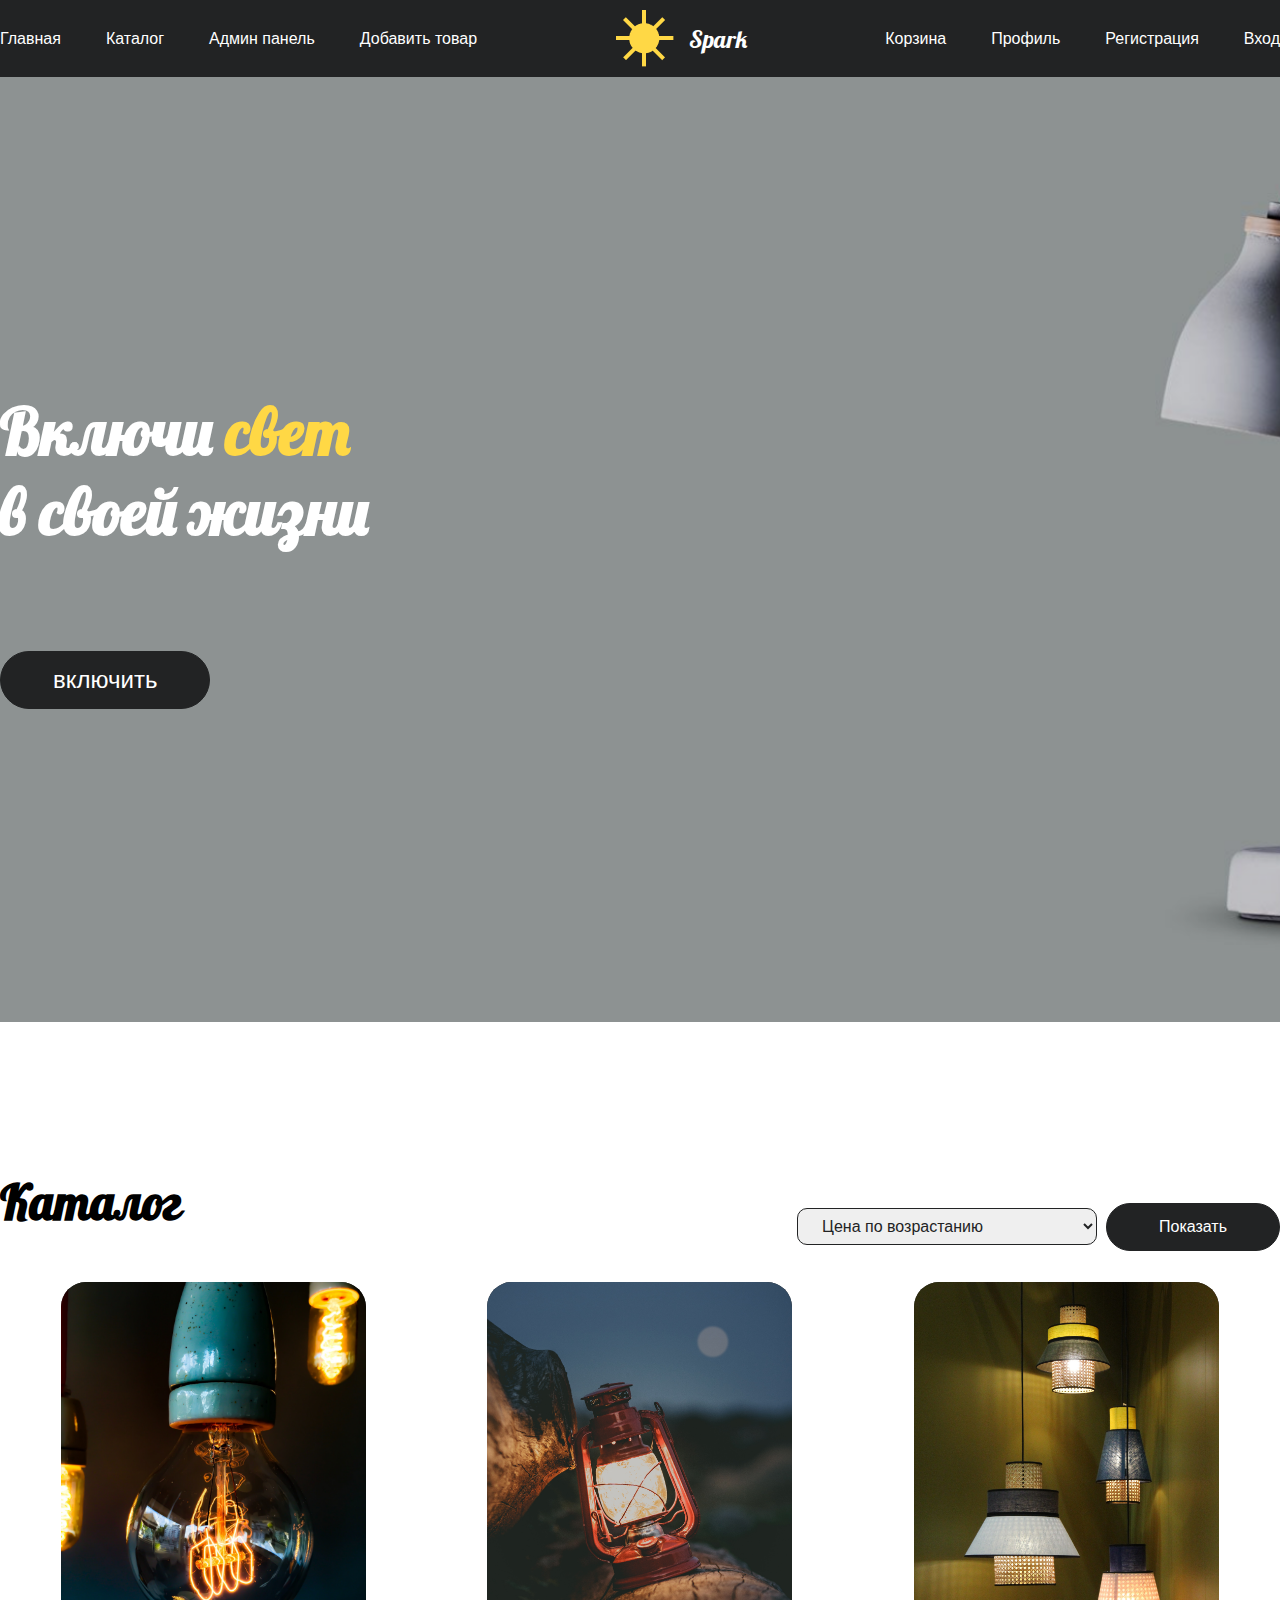
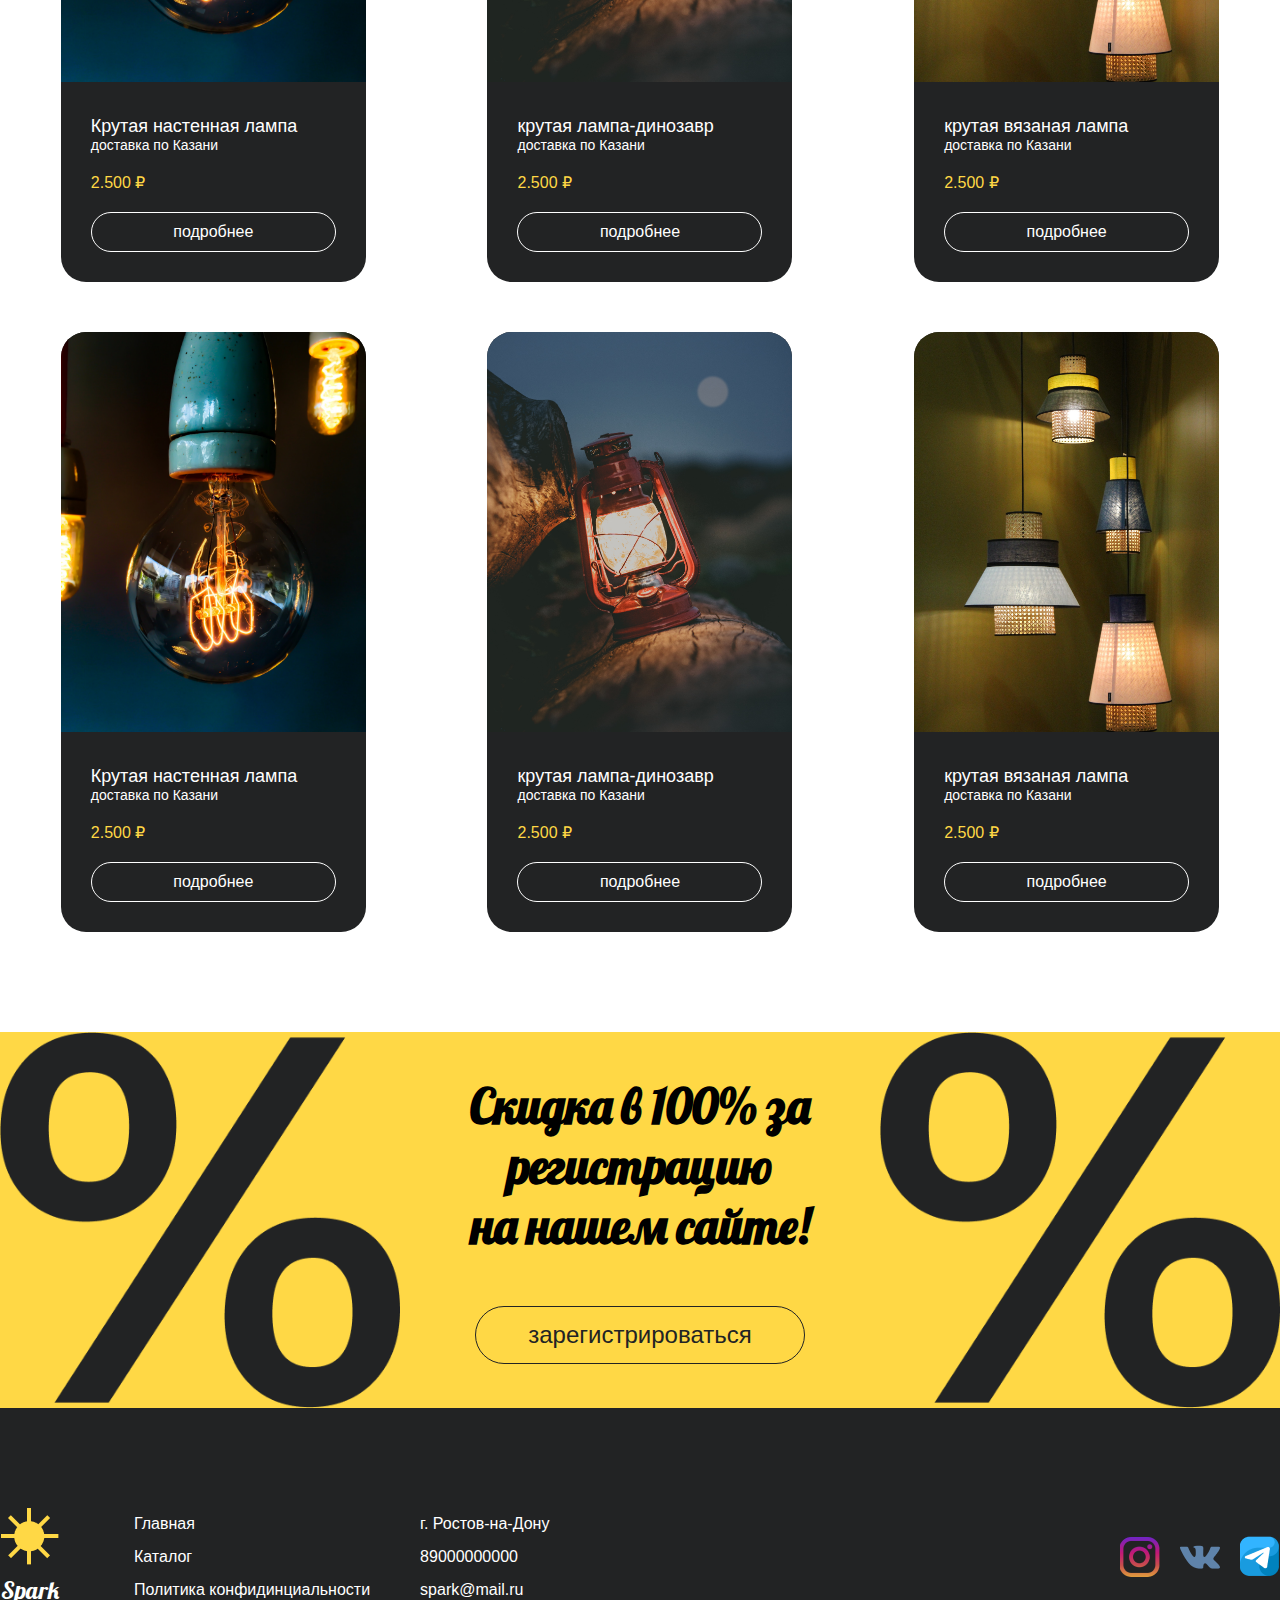
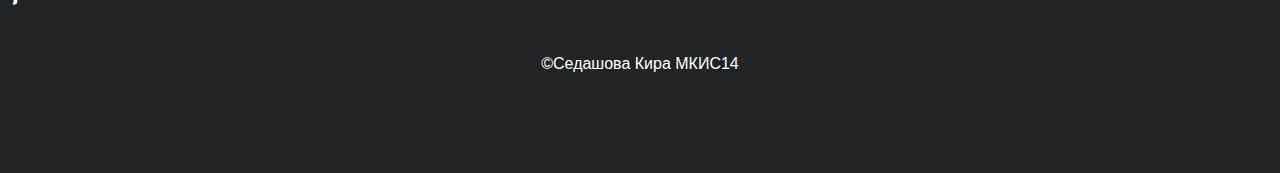
<file: index.html>
<!DOCTYPE html>
<html lang="en">
  <head>
    <meta charset="UTF-8" />
    <meta http-equiv="X-UA-Compatible" content="IE=edge" />
    <meta name="viewport" content="width=device-width, initial-scale=1.0" />
    <link rel="stylesheet" href="css/style.css" />
    <script src="assets/js/app.js" defer></script>

    <title>Spark</title>
  </head>

  <body>
    <!-- шапка -->
    <header>
      <div class="container">
        <div class="header">
          <nav>
            <a class="nav-btn" href="index.html">Главная</a>
            <a class="nav-btn" href="index.html#catalog">Каталог</a>
            <a class="nav-btn" href="admin.html">Админ панель</a>
            <a class="nav-btn" href="add.html">Добавить товар</a>
          </nav>
          <div class="logo">
            <img src="assets/image/header/logo.png" alt="" />
            <p>Spark</p>
          </div>
          <div class="signup">
            <a class="nav-btn" href="cart.html">Корзина</a>
            <a class="nav-btn" href="profile.html">Профиль</a>
            <a class="nav-btn" href="registration.html">Регистрация</a>
            <a class="nav-btn" href="login.html">Вход</a>
          </div>
        </div>
      </div>
    </header>
    <!-- шапка -->
    <!-- банер -->
    <div class="baner">
      <div class="container">
        <div class="baner-content">
          <h1>
            Включи <span>свет</span> <br />
            в своей жизни
          </h1>
          <a href="" class="btn">включить</a>
        </div>
      </div>
    </div>
    <!-- банер -->
    <!-- каталог -->
    <div class="container">
      <div class="catalog" id="catalog">
        <form action="" class="users-search">
          <h2>Каталог</h2>
          <div class="form-group">
            <select>
              <option value="">Цена по возрастанию</option>
              <option value="">Цена по убыванию</option>
              <option value="">Название А-Я</option>
              <option value="">Название Я-А</option>
            </select>
            <button class="btn">Показать</button>
          </div>
        </form>
        <div class="catalog-grid">
          <div class="item">
            <img src="assets/image/items/item1.png" alt="" />
            <div class="item-text">
              <p>Крутая настенная лампа</p>
              <span>доставка по Казани</span>
              <div class="price">2.500 ₽</div>
              <a href="item.html" class="btn">подробнее</a>
            </div>
          </div>
          <div class="item">
            <img src="assets/image/items/item2.png" alt="" />
            <div class="item-text">
              <p>крутая лампа-динозавр</p>
              <span>доставка по Казани</span>
              <div class="price">2.500 ₽</div>
              <a href="item.html" class="btn">подробнее</a>
            </div>
          </div>
          <div class="item">
            <img src="assets/image/items/item3.png" alt="" />
            <div class="item-text">
              <p>крутая вязаная лампа</p>
              <span>доставка по Казани</span>
              <div class="price">2.500 ₽</div>
              <a href="item.html" class="btn">подробнее</a>
            </div>
          </div>
          <div class="item">
            <img src="assets/image/items/item1.png" alt="" />
            <div class="item-text">
              <p>Крутая настенная лампа</p>
              <span>доставка по Казани</span>
              <div class="price">2.500 ₽</div>
              <a href="item.html" class="btn">подробнее</a>
            </div>
          </div>
          <div class="item">
            <img src="assets/image/items/item2.png" alt="" />
            <div class="item-text">
              <p>крутая лампа-динозавр</p>
              <span>доставка по Казани</span>
              <div class="price">2.500 ₽</div>
              <a href="item.html" class="btn">подробнее</a>
            </div>
          </div>
          <div class="item">
            <img src="assets/image/items/item3.png" alt="" />
            <div class="item-text">
              <p>крутая вязаная лампа</p>
              <span>доставка по Казани</span>
              <div class="price">2.500 ₽</div>
              <a href="item.html" class="btn">подробнее</a>
            </div>
          </div>
        </div>
      </div>
    </div>
    <!-- каталог -->
    <!-- скидка -->
    <div class="discount">
      <div class="container">
        <div class="discount-content">
          <img src="assets/image/discount/discount.png" alt="" />
          <div class="discount-text">
            <h2>
              Скидка в 100% за регистрацию <br />
              на нашем сайте!
            </h2>
            <a href="registration.html" class="btn">зарегистрироваться</a>
          </div>
          <img src="assets/image/discount/discount.png" alt="" />
        </div>
      </div>
    </div>
    <!-- скидка -->
    <!-- подвал -->
    <footer>
      <div class="container">
        <div class="footer">
          <div class="footer-top">
            <div class="footer-top-left">
              <div class="logo">
                <img src="assets/image/header/logo.png" alt="" />
                <p>Spark</p>
              </div>
              <nav>
                <a class="nav-btn" href="">Главная</a>
                <a class="nav-btn" href="index.html#catalog">Каталог</a>
                <a class="nav-btn" href="">Политика конфидинциальности</a>
              </nav>
              <div class="contacts">
                <p>г. Ростов-на-Дону</p>
                <p>89000000000</p>
                <p>spark@mail.ru</p>
              </div>
            </div>
            <div class="footer-top-right">
              <img src="assets/image/footer/instagram.png" alt="" />
              <img src="assets/image/footer/vk.png" alt="" />
              <img src="assets/image/footer/telegram.png" alt="" />
            </div>
          </div>
          <p>©Седашова Кира МКИС14</p>
        </div>
      </div>
    </footer>
    <!-- подвал -->
  </body>
</html>
</file>
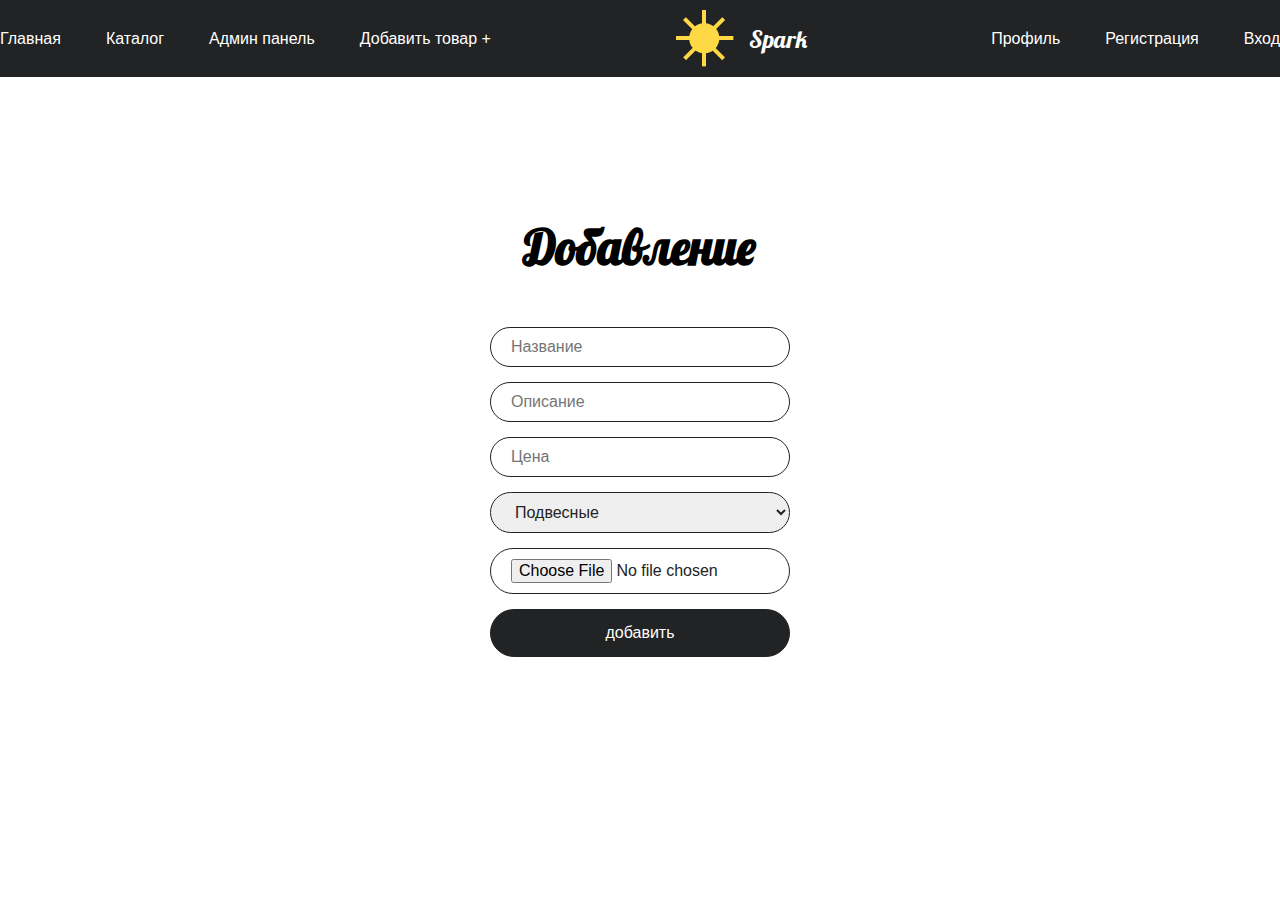
<file: add.html>
<!DOCTYPE html>
<html lang="ru">
  <head>
    <meta charset="UTF-8" />
    <meta http-equiv="X-UA-Compatible" content="IE=edge" />
    <meta name="viewport" content="width=device-width, initial-scale=1.0" />
    <link rel="stylesheet" href="css/style.css" />
    <script src="assets/js/app.js" defer></script>

    <title>Registration</title>
  </head>

  <body>
    <!-- шапка -->
    <header>
      <div class="container">
        <div class="header">
          <nav>
            <a class="nav-btn" href="index.html">Главная</a>
            <a class="nav-btn" href="index.html#catalog">Каталог</a>
            <a class="nav-btn" href="admin.html">Админ панель</a>
            <a class="nav-btn" href="add.html">Добавить товар +</a>
          </nav>
          <div class="logo">
            <img src="assets/image/header/logo.png" alt="" />
            <p>Spark</p>
          </div>
          <div class="signup">
            <a class="nav-btn" href="profile.html">Профиль</a>
            <a class="nav-btn" href="registration.html">Регистрация</a>
            <a class="nav-btn" href="login.html">Вход</a>
          </div>
        </div>
      </div>
    </header>
    <!-- шапка -->
    <!-- форма -->
    <div class="container">
      <div class="form">
        <h2>Добавление</h2>
        <form action="">
          <input type="text" placeholder="Название" required />
          <input type="text" placeholder="Описание" required />
          <input type="text" placeholder="Цена" required />
          <select name="" id="">
            <option value="Подвесные">Подвесные</option>
            <option value="Настенные">Настенные</option>
            <option value="Напольные">Напольные</option>
            <option value="Настольные">Настольные</option>
          </select>

          <input type="file" />
          <input type="submit" class="btn" value="добавить" />
        </form>
      </div>
    </div>
    <!-- форма -->
  </body>
</html>
</file>
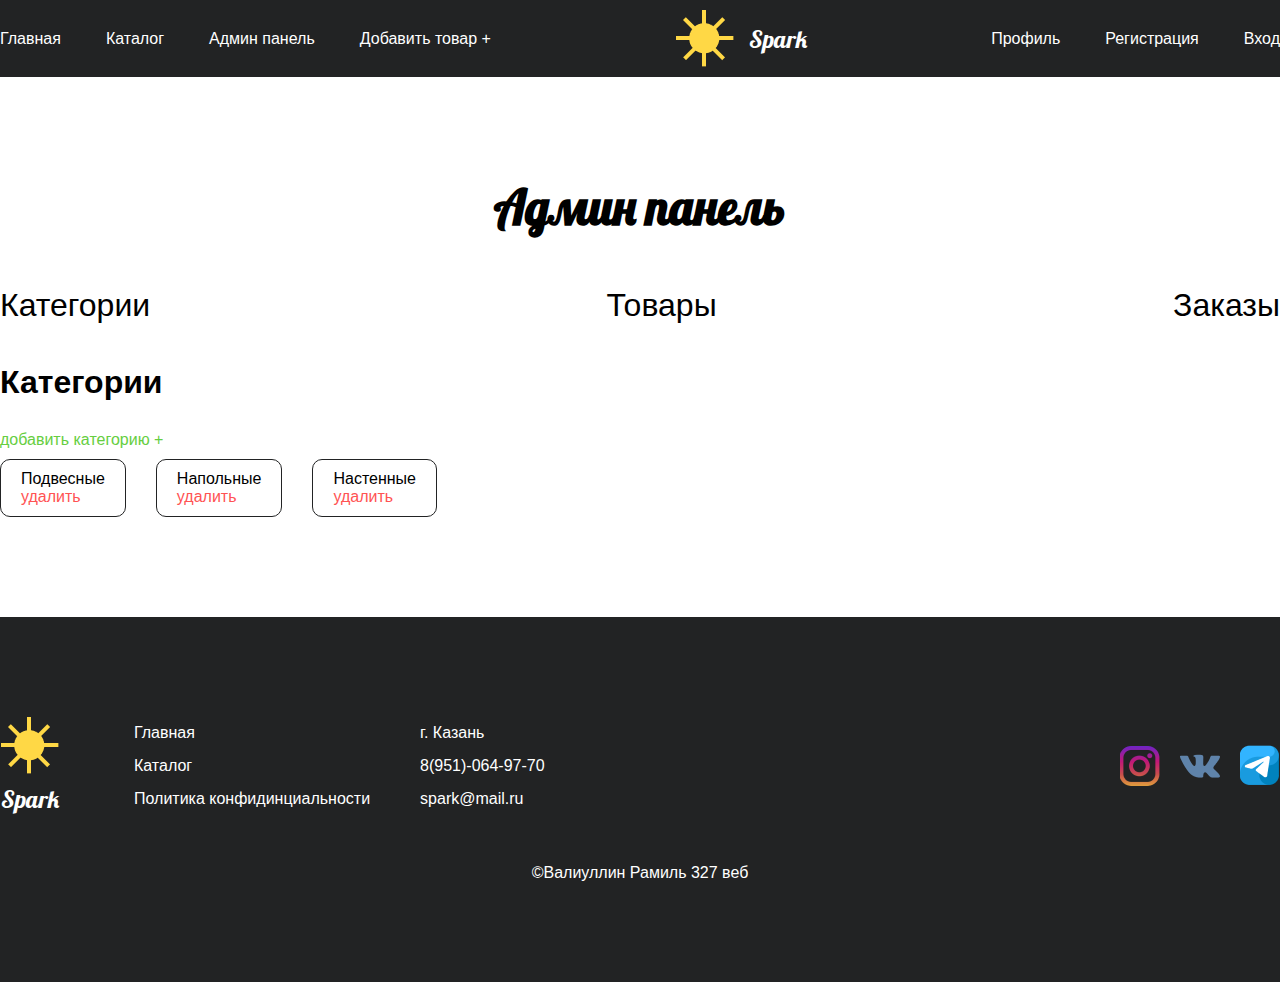
<file: admin.html>
<!DOCTYPE html>
<html lang="ru">
  <head>
    <meta charset="UTF-8" />
    <meta http-equiv="X-UA-Compatible" content="IE=edge" />
    <meta name="viewport" content="width=device-width, initial-scale=1.0" />
    <link rel="stylesheet" href="css/style.css" />
    <script src="assets/js/app.js" defer></script>
    <title>Admin panel</title>
  </head>
  <body>
    <!-- шапка -->
    <header>
      <div class="container">
        <div class="header">
          <nav>
            <a class="nav-btn" href="index.html">Главная</a>
            <a class="nav-btn" href="index.html#catalog">Каталог</a>
            <a class="nav-btn" href="admin.html">Админ панель</a>
            <a class="nav-btn" href="add.html">Добавить товар +</a>
          </nav>
          <div class="logo">
            <img src="assets/image/header/logo.png" alt="" />
            <p>Spark</p>
          </div>
          <div class="signup">
            <a class="nav-btn" href="profile.html">Профиль</a>
            <a class="nav-btn" href="registration.html">Регистрация</a>
            <a class="nav-btn" href="login.html">Вход</a>
          </div>
        </div>
      </div>
    </header>
    <!-- шапка -->
    <!-- админ панель -->
    <div class="admin">
      <div class="container">
        <h2>Админ панель</h2>
        <div class="admin-hello">
          <ul class="header-tabs">
            <li class="list-item">
              <p class="tab-btn">Категории</p>
            </li>
            <li class="list-item">
              <p class="tab-btn">Товары</p>
            </li>
            <li class="list-item">
              <p class="tab-btn">Заказы</p>
            </li>
          </ul>
        </div>
        <div class="tab">
          <div class="categories">
            <h3>Категории</h3>
            <a href="" class="add-category">добавить категорию +</a>
            <div class="categories-flex">
              <div class="category-item">
                <p>Подвесные</p>
                <a href="" class="delete-admin">удалить</a>
              </div>
              <div class="category-item">
                <p>Напольные</p>
                <a href="" class="delete-admin">удалить</a>
              </div>
              <div class="category-item">
                <p>Настенные</p>
                <a href="" class="delete-admin">удалить</a>
              </div>
            </div>
          </div>
        </div>

        <div class="tab">
          <div class="users">
            <form class="users-search">
              <h3>Все товары</h3>
              <div class="form-group">
                <input type="text" placeholder="поиск по названию" />
                <button class="btn">Найти</button>
              </div>
            </form>
            <div class="user">
              <img src="assets/image/items/item1.png" class="img" />
              <p>id</p>
              <p>Название</p>
              <p>Цена</p>

              <a href="" class="unban">Редактировать</a>
              <a href="" class="delete-admin">Удалить</a>
            </div>
          </div>
        </div>

        <div class="tab">
          <div class="users">
            <div class="users-search">
              <h3>Все Заказы</h3>
            </div>
            <div class="user">
              <img src="assets/image/items/item1.png" class="img" />
              <p>Номер</p>
              <p>Название</p>
              <p>Цена</p>
              <p>13.04.2023</p>
              <form action="">
                <select class="input">
                  <option value="1">Отменен</option>
                  <option value="2" selected>В доставке</option>
                </select>
                <button class="btn" type="submit">Изменить</button>
              </form>
            </div>
          </div>
        </div>
      </div>
    </div>
    <!-- админ панель -->
    <!-- подвал -->
    <footer>
      <div class="container">
        <div class="footer">
          <div class="footer-top">
            <div class="footer-top-left">
              <div class="logo">
                <img src="assets/image/header/logo.png" alt="" />
                <p>Spark</p>
              </div>
              <nav>
                <a class="nav-btn" href="">Главная</a>
                <a class="nav-btn" href="index.html#catalog">Каталог</a>
                <a class="nav-btn" href="">Политика конфидинциальности</a>
              </nav>
              <div class="contacts">
                <p>г. Казань</p>
                <p>8(951)-064-97-70</p>
                <p>spark@mail.ru</p>
              </div>
            </div>
            <div class="footer-top-right">
              <img src="assets/image/footer/instagram.png" alt="" />
              <img src="assets/image/footer/vk.png" alt="" />
              <img src="assets/image/footer/telegram.png" alt="" />
            </div>
          </div>
          <p>©Валиуллин Рамиль 327 веб</p>
        </div>
      </div>
    </footer>
    <!-- подвал -->
  </body>
</html>
</file>
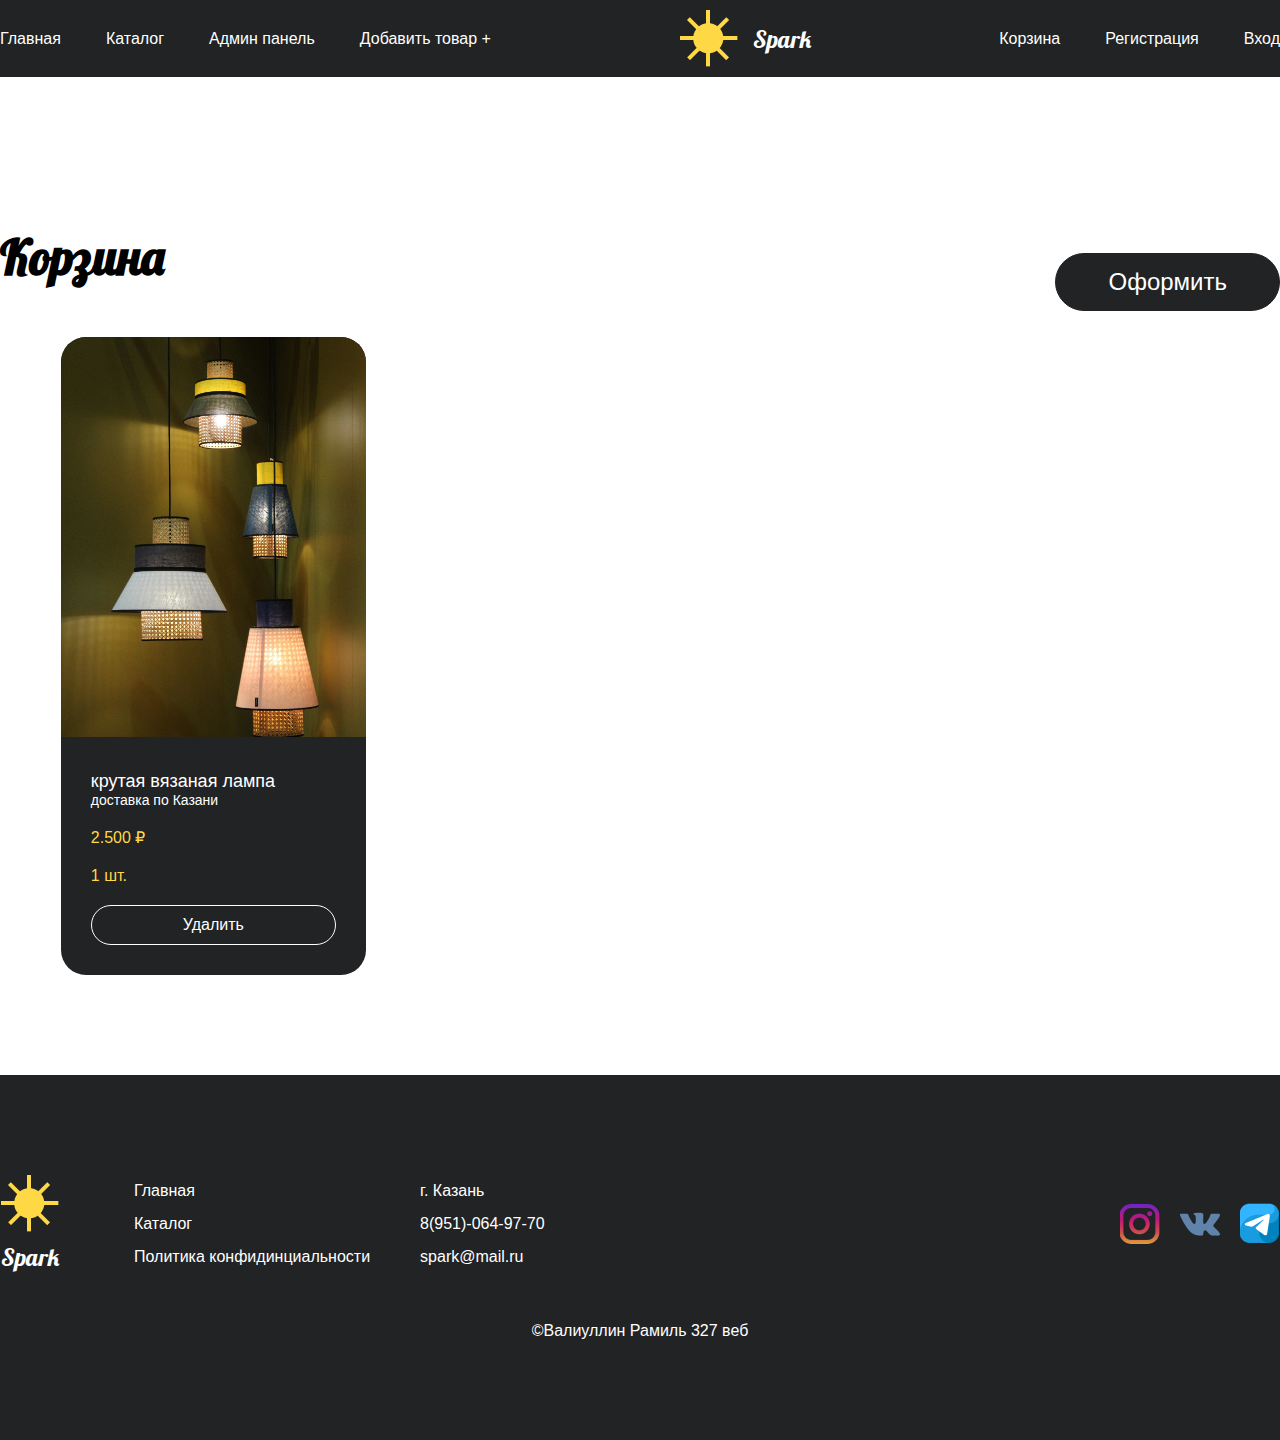
<file: cart.html>
<!DOCTYPE html>
<html lang="en">
  <head>
    <meta charset="UTF-8" />
    <meta http-equiv="X-UA-Compatible" content="IE=edge" />
    <meta name="viewport" content="width=device-width, initial-scale=1.0" />
    <link rel="stylesheet" href="css/style.css" />
    <script src="assets/js/app.js" defer></script>

    <title>Spark</title>
  </head>

  <body>
    <!-- шапка -->
    <header>
      <div class="container">
        <div class="header">
          <nav>
            <a class="nav-btn" href="index.html">Главная</a>
            <a class="nav-btn" href="index.html#catalog">Каталог</a>
            <a class="nav-btn" href="admin.html">Админ панель</a>
            <a class="nav-btn" href="add.html">Добавить товар +</a>
          </nav>
          <div class="logo">
            <img src="assets/image/header/logo.png" alt="" />
            <p>Spark</p>
          </div>
          <div class="signup">
            <a class="nav-btn" href="profile.html">Корзина</a>
            <a class="nav-btn" href="registration.html">Регистрация</a>
            <a class="nav-btn" href="login.html">Вход</a>
          </div>
        </div>
      </div>
    </header>
    <!-- шапка -->
    <div class="container">
      <div class="catalog" id="catalog">
        <div class="catalog-header">
          <h2>Корзина</h2>
          <a href="order-accept.html" class="btn">Оформить</a>
        </div>
        <div class="catalog-grid">
          <div class="item">
            <img src="assets/image/items/item3.png" alt="" />
            <div class="item-text">
              <p>крутая вязаная лампа</p>
              <span>доставка по Казани</span>
              <div class="price">2.500 ₽</div>
              <div class="price">1 шт.</div>
              <a href="" class="btn">Удалить</a>
            </div>
          </div>
        </div>
      </div>
    </div>
    <!-- каталог -->
    <!-- подвал -->
    <footer>
      <div class="container">
        <div class="footer">
          <div class="footer-top">
            <div class="footer-top-left">
              <div class="logo">
                <img src="assets/image/header/logo.png" alt="" />
                <p>Spark</p>
              </div>
              <nav>
                <a class="nav-btn" href="">Главная</a>
                <a class="nav-btn" href="index.html#catalog">Каталог</a>
                <a class="nav-btn" href="">Политика конфидинциальности</a>
              </nav>
              <div class="contacts">
                <p>г. Казань</p>
                <p>8(951)-064-97-70</p>
                <p>spark@mail.ru</p>
              </div>
            </div>
            <div class="footer-top-right">
              <img src="assets/image/footer/instagram.png" alt="" />
              <img src="assets/image/footer/vk.png" alt="" />
              <img src="assets/image/footer/telegram.png" alt="" />
            </div>
          </div>
          <p>©Валиуллин Рамиль 327 веб</p>
        </div>
      </div>
    </footer>
    <!-- подвал -->
  </body>
</html>
</file>
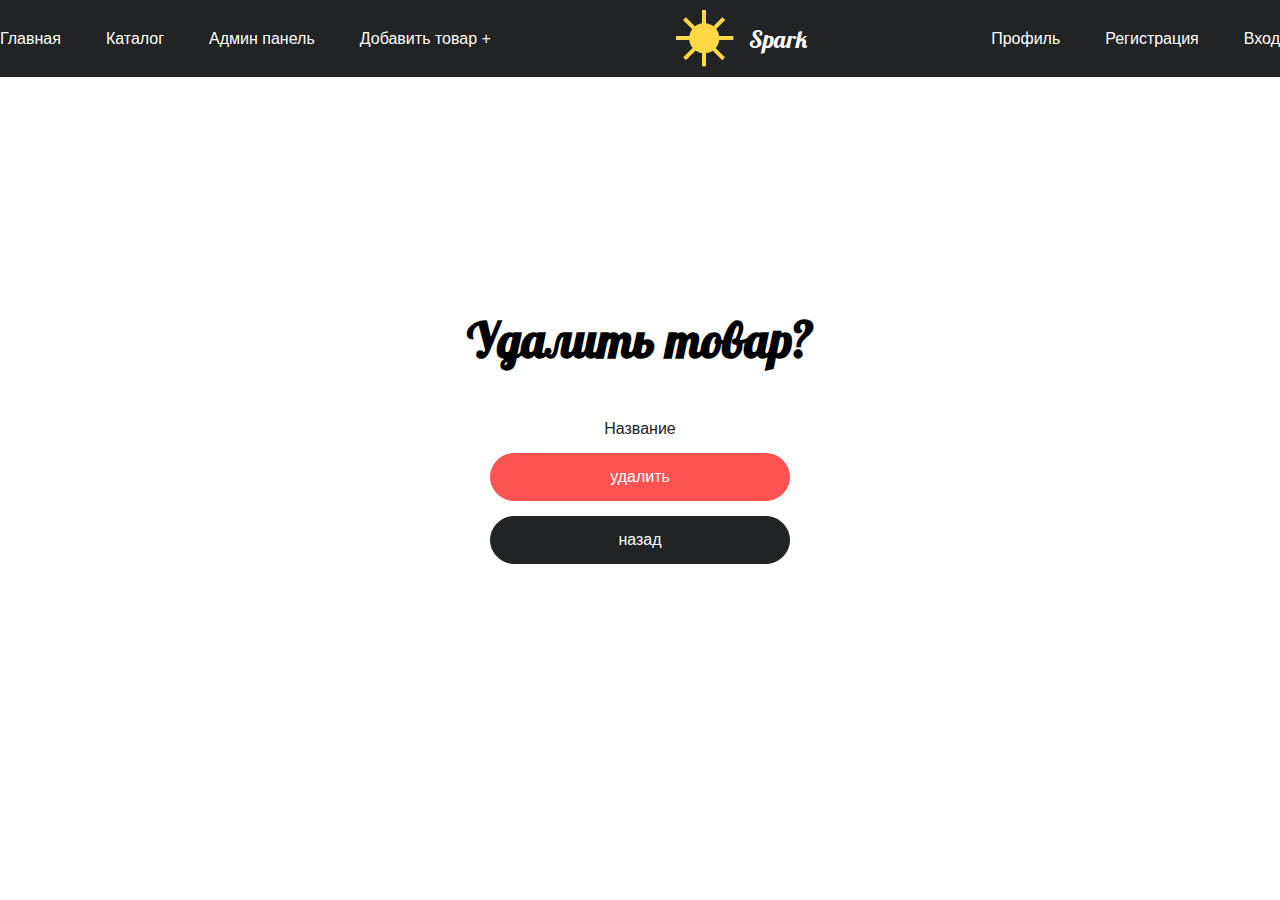
<file: delete.html>
<!DOCTYPE html>
<html lang="ru">

<head>
    <meta charset="UTF-8">
    <meta http-equiv="X-UA-Compatible" content="IE=edge">
    <meta name="viewport" content="width=device-width, initial-scale=1.0">
    <link rel="stylesheet" href="css/style.css">
    <script src="assets/js/app.js" defer></script>

    <title>Registration</title>
</head>

<body>
    <!-- шапка -->
    <header>
        <div class="container">
            <div class="header">
                <nav>
                    <a class="nav-btn" href="index.html">Главная</a>
                    <a class="nav-btn" href="index.html#catalog">Каталог</a>
                    <a class="nav-btn" href="admin.html">Админ панель</a>
                    <a class="nav-btn" href="add.html">Добавить товар +</a>
                </nav>
                <div class="logo">
                    <img src="assets/image/header/logo.png" alt="">
                    <p>Spark</p>
                </div>
                <div class="signup">
                    <a class="nav-btn" href="profile.html">Профиль</a>
                    <a class="nav-btn" href="registration.html">Регистрация</a>
                    <a class="nav-btn" href="login.html">Вход</a>
                </div>
            </div>
        </div>
    </header>
    <!-- шапка -->
    <!-- форма -->
    <div class="container">
        <div class="form">
            <h2>Удалить товар?</h2>
            <form action="">
               <p>Название</p>  
               <input type="submit" class="btn delete" value="удалить">
               <input type="submit" class="btn" value="назад">
            </form>
        </div>
    </div>
    <!-- форма -->
</body>

</html>
</file>
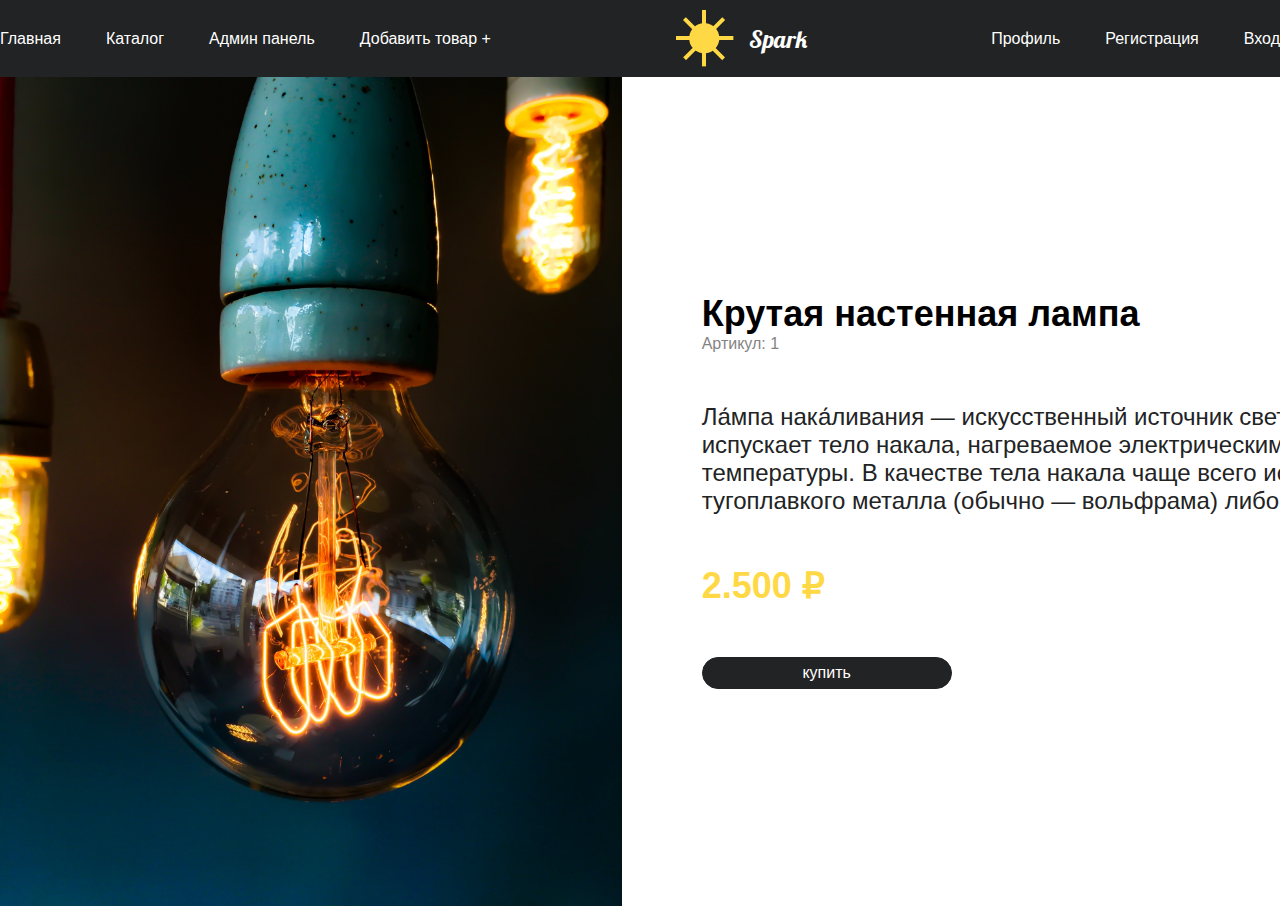
<file: item.html>
<!DOCTYPE html>
<html lang="ru">

<head>
    <meta charset="UTF-8">
    <meta http-equiv="X-UA-Compatible" content="IE=edge">
    <meta name="viewport" content="width=device-width, initial-scale=1.0">
    <link rel="stylesheet" href="css/style.css">
    <script src="assets/js/app.js" defer></script>

    <title>item</title>
</head>

<body>
    <!-- шапка -->
    <header>
        <div class="container">
            <div class="header">
                <nav>
                    <a class="nav-btn" href="index.html">Главная</a>
                    <a class="nav-btn" href="index.html#catalog">Каталог</a>
                    <a class="nav-btn" href="admin.html">Админ панель</a>
                    <a class="nav-btn" href="add.html">Добавить товар +</a>
                </nav>
                <div class="logo">
                    <img src="assets/image/header/logo.png" alt="">
                    <p>Spark</p>
                </div>
                <div class="signup">
                    <a class="nav-btn" href="profile.html">Профиль</a>
                    <a class="nav-btn" href="registration.html">Регистрация</a>
                    <a class="nav-btn" href="login.html">Вход</a>
                </div>
            </div>
        </div>
    </header>
    <!-- шапка -->
    <!-- товар -->
    <div class="one-item">
        <img src="assets/image/items/item1.png" alt="">
        <div class="one-item-text">
            <div class="one-item-name">
                <h3>Крутая настенная лампа</h3>
                <span>Артикул: 1</span>
            </div>
            <p>Ла́мпа нака́ливания — искусственный источник света, в котором свет испускает тело накала, нагреваемое
                электрическим током до высокой температуры. В качестве тела накала чаще всего используется спираль из
                тугоплавкого металла (обычно — вольфрама) либо угольная нить.</p>

            <div class="price">
                2.500 ₽
            </div>
            <div class="one-item-btns">
                <a href="" class="btn">купить</a>
            </div>
        </div>
    </div>
    <!-- товар -->
</body>

</html>
</file>
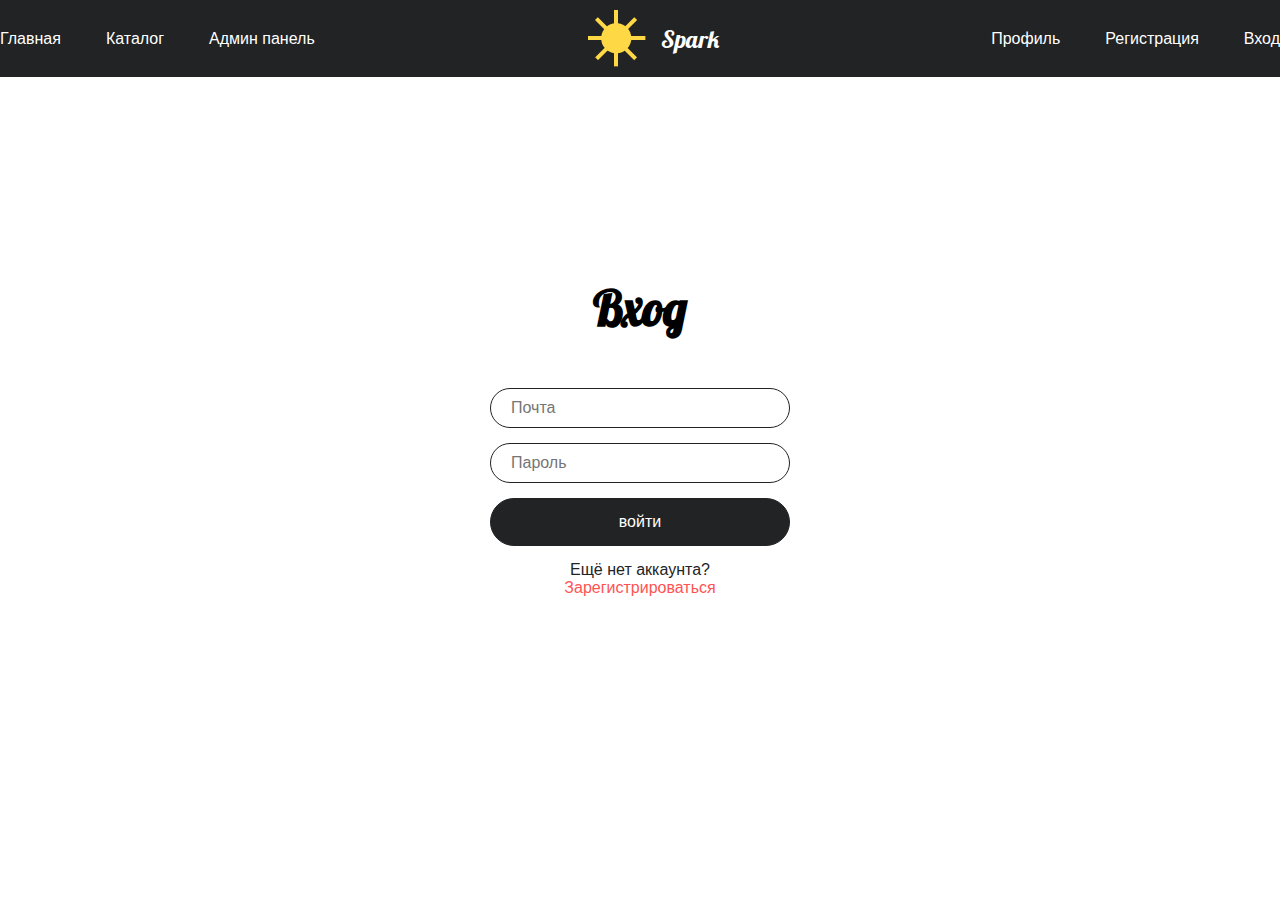
<file: login.html>
<!DOCTYPE html>
<html lang="ru">
<head>
    <meta charset="UTF-8">
    <meta http-equiv="X-UA-Compatible" content="IE=edge">
    <meta name="viewport" content="width=device-width, initial-scale=1.0">
    <link rel="stylesheet" href="css/style.css">
    <script src="assets/js/app.js" defer></script>

    <title>Login</title>
</head>
<body>
    <!-- шапка -->
    <header>
        <div class="container">
            <div class="header">
                <nav>
                    <a class="nav-btn" href="index.html">Главная</a>
                    <a class="nav-btn" href="index.html#catalog">Каталог</a>
                    <a class="nav-btn" href="admin.html">Админ панель</a>
                </nav>
                <div class="logo">
                    <img src="assets/image/header/logo.png" alt="">
                    <p>Spark</p>
                </div>
                <div class="signup">
                    <a class="nav-btn" href="profile.html">Профиль</a>
                    <a class="nav-btn" href="registration.html">Регистрация</a>
                    <a class="nav-btn" href="login.html">Вход</a>
                </div>
            </div>
        </div>
    </header>
    <!-- шапка -->
    <!-- форма -->
    <div class="container">
        <div class="form">
            <h2>Вход</h2>
            <form action="">
                <input type="email" placeholder="Почта" required>
                <input type="password" placeholder="Пароль" required>
                <input type="submit" class="btn" value="войти">
                <p>Ещё нет аккаунта? <br> <a href="registration.html">Зарегистрироваться</a></p>
            </form>
        </div>
    </div>
    <!-- форма -->
</body>
</html>
</file>
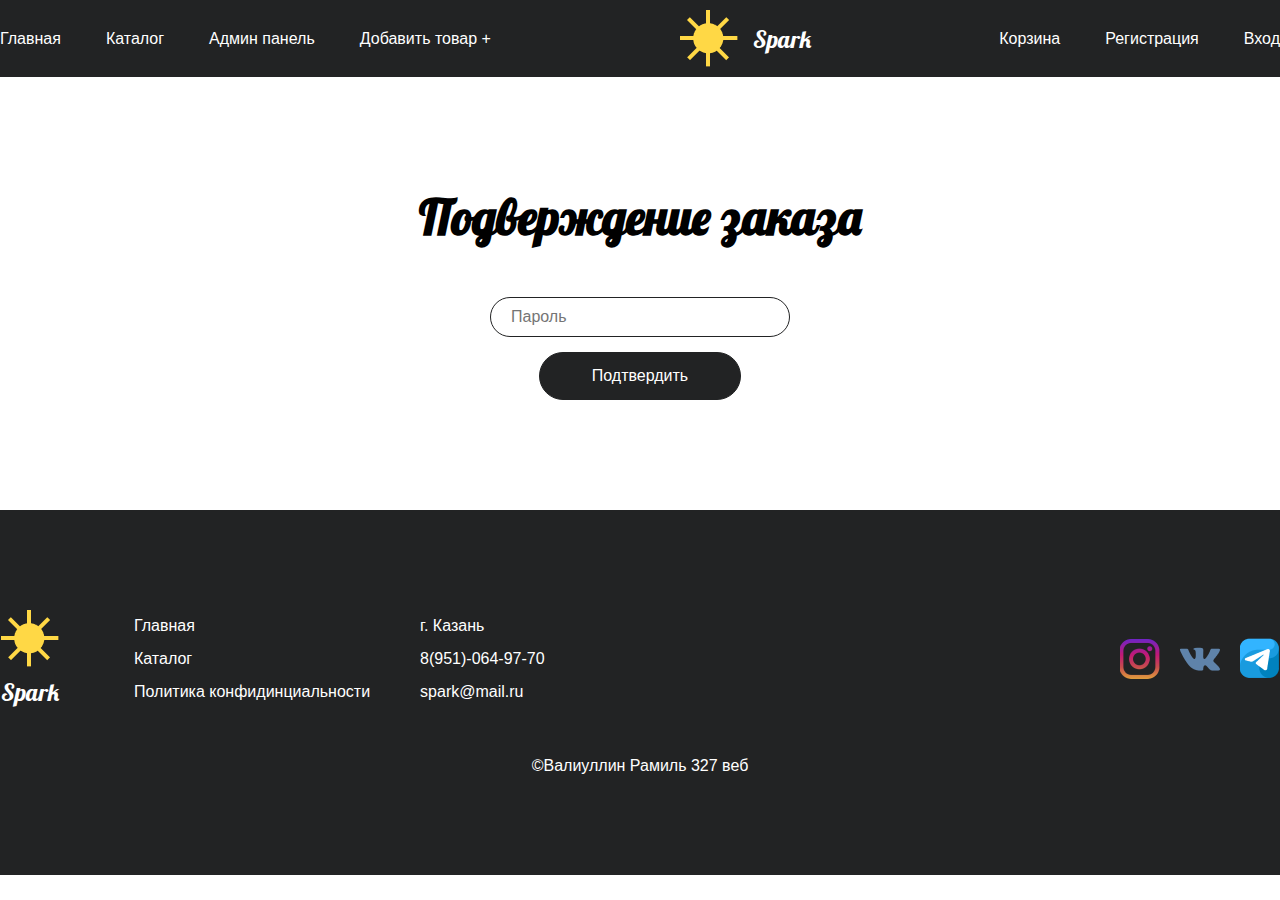
<file: order-accept.html>
<!DOCTYPE html>
<html lang="en">
  <head>
    <meta charset="UTF-8" />
    <meta http-equiv="X-UA-Compatible" content="IE=edge" />
    <meta name="viewport" content="width=device-width, initial-scale=1.0" />
    <link rel="stylesheet" href="css/style.css" />
    <script src="assets/js/app.js" defer></script>

    <title>Spark</title>
  </head>

  <body>
    <!-- шапка -->
    <header>
      <div class="container">
        <div class="header">
          <nav>
            <a class="nav-btn" href="index.html">Главная</a>
            <a class="nav-btn" href="index.html#catalog">Каталог</a>
            <a class="nav-btn" href="admin.html">Админ панель</a>
            <a class="nav-btn" href="add.html">Добавить товар +</a>
          </nav>
          <div class="logo">
            <img src="assets/image/header/logo.png" alt="" />
            <p>Spark</p>
          </div>
          <div class="signup">
            <a class="nav-btn" href="profile.html">Корзина</a>
            <a class="nav-btn" href="registration.html">Регистрация</a>
            <a class="nav-btn" href="login.html">Вход</a>
          </div>
        </div>
      </div>
    </header>
    <!-- шапка -->
    <div class="container">
      <div class="section-content accept-content">
        <h2>Подверждение заказа</h2>
        <form action="">
          <input type="password" placeholder="Пароль" required />
          <button class="btn" type="submit">Подтвердить</button>
        </form>
      </div>
    </div>
    <!-- подвал -->
    <footer>
      <div class="container">
        <div class="footer">
          <div class="footer-top">
            <div class="footer-top-left">
              <div class="logo">
                <img src="assets/image/header/logo.png" alt="" />
                <p>Spark</p>
              </div>
              <nav>
                <a class="nav-btn" href="">Главная</a>
                <a class="nav-btn" href="index.html#catalog">Каталог</a>
                <a class="nav-btn" href="">Политика конфидинциальности</a>
              </nav>
              <div class="contacts">
                <p>г. Казань</p>
                <p>8(951)-064-97-70</p>
                <p>spark@mail.ru</p>
              </div>
            </div>
            <div class="footer-top-right">
              <img src="assets/image/footer/instagram.png" alt="" />
              <img src="assets/image/footer/vk.png" alt="" />
              <img src="assets/image/footer/telegram.png" alt="" />
            </div>
          </div>
          <p>©Валиуллин Рамиль 327 веб</p>
        </div>
      </div>
    </footer>
    <!-- подвал -->
  </body>
</html>
</file>
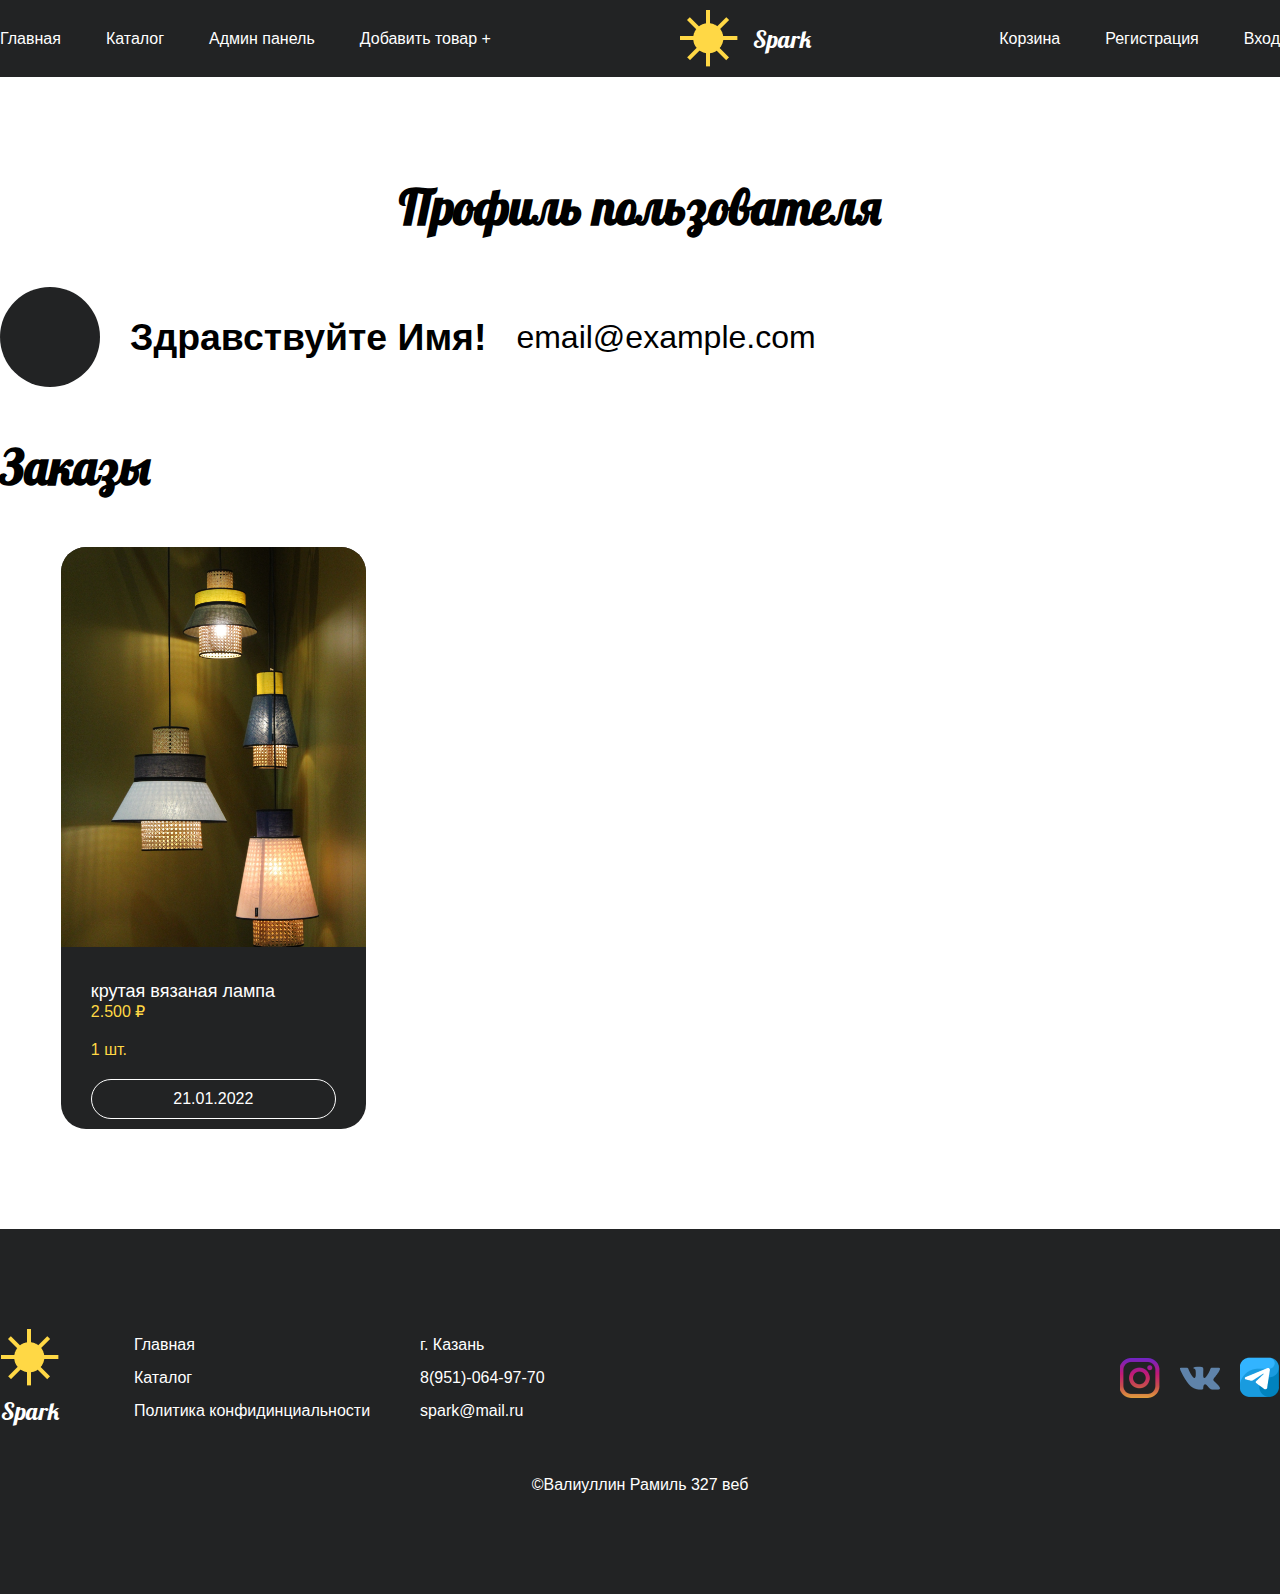
<file: profile.html>
<!DOCTYPE html>
<html lang="en">
  <head>
    <meta charset="UTF-8" />
    <meta http-equiv="X-UA-Compatible" content="IE=edge" />
    <meta name="viewport" content="width=device-width, initial-scale=1.0" />
    <link rel="stylesheet" href="css/style.css" />
    <script src="assets/js/app.js" defer></script>

    <title>Spark</title>
  </head>

  <body>
    <!-- шапка -->
    <header>
      <div class="container">
        <div class="header">
          <nav>
            <a class="nav-btn" href="index.html">Главная</a>
            <a class="nav-btn" href="index.html#catalog">Каталог</a>
            <a class="nav-btn" href="admin.html">Админ панель</a>
            <a class="nav-btn" href="add.html">Добавить товар +</a>
          </nav>
          <div class="logo">
            <img src="assets/image/header/logo.png" alt="" />
            <p>Spark</p>
          </div>
          <div class="signup">
            <a class="nav-btn" href="profile.html">Корзина</a>
            <a class="nav-btn" href="registration.html">Регистрация</a>
            <a class="nav-btn" href="login.html">Вход</a>
          </div>
        </div>
      </div>
    </header>
    <!-- шапка -->
    <div class="container">
      <div class="catalog" id="catalog">
        <h2>Профиль пользователя</h2>
        <div class="admin-hello">
          <div class="img"></div>
          <h3>Здравствуйте Имя!</h3>
          <p>email@example.com</p>
        </div>

        <div class="catalog-header">
          <h2>Заказы</h2>
        </div>
        <div class="catalog-grid">
          <div class="item">
            <img src="assets/image/items/item3.png" alt="" />
            <div class="item-text">
              <p>крутая вязаная лампа</p>
              <div class="price">2.500 ₽</div>
              <div class="price">1 шт.</div>
              <p class="btn">21.01.2022</p>
            </div>
          </div>
        </div>
      </div>
    </div>
    <!-- каталог -->
    <!-- подвал -->
    <footer>
      <div class="container">
        <div class="footer">
          <div class="footer-top">
            <div class="footer-top-left">
              <div class="logo">
                <img src="assets/image/header/logo.png" alt="" />
                <p>Spark</p>
              </div>
              <nav>
                <a class="nav-btn" href="">Главная</a>
                <a class="nav-btn" href="index.html#catalog">Каталог</a>
                <a class="nav-btn" href="">Политика конфидинциальности</a>
              </nav>
              <div class="contacts">
                <p>г. Казань</p>
                <p>8(951)-064-97-70</p>
                <p>spark@mail.ru</p>
              </div>
            </div>
            <div class="footer-top-right">
              <img src="assets/image/footer/instagram.png" alt="" />
              <img src="assets/image/footer/vk.png" alt="" />
              <img src="assets/image/footer/telegram.png" alt="" />
            </div>
          </div>
          <p>©Валиуллин Рамиль 327 веб</p>
        </div>
      </div>
    </footer>
    <!-- подвал -->
  </body>
</html>
</file>
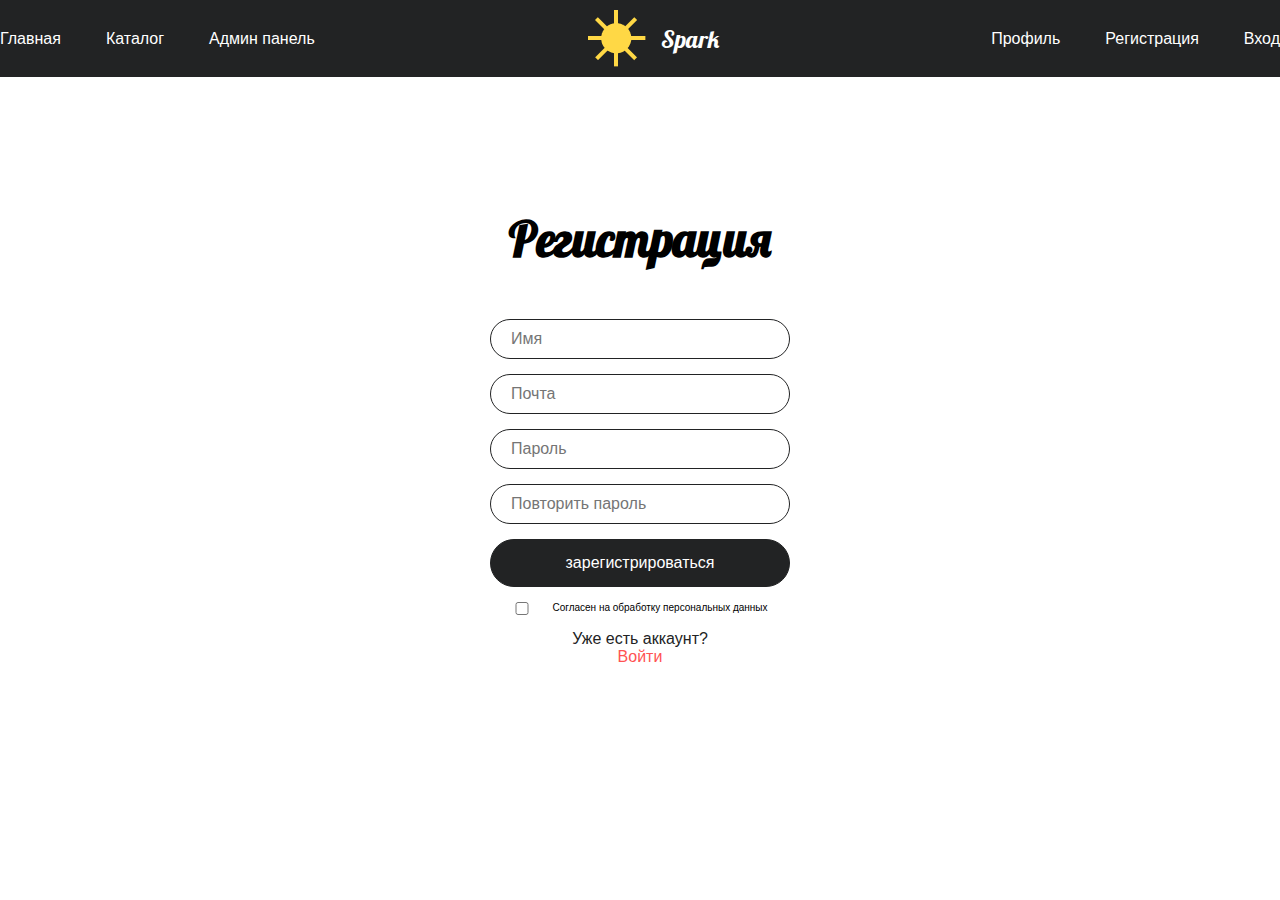
<file: registration.html>
<!DOCTYPE html>
<html lang="ru">

<head>
    <meta charset="UTF-8">
    <meta http-equiv="X-UA-Compatible" content="IE=edge">
    <meta name="viewport" content="width=device-width, initial-scale=1.0">
    <link rel="stylesheet" href="css/style.css">
    <script src="assets/js/app.js" defer></script>

    <title>Registration</title>
</head>

<body>
    <!-- шапка -->
    <header>
        <div class="container">
            <div class="header">
                <nav>
                    <a class="nav-btn" href="index.html">Главная</a>
                    <a class="nav-btn" href="index.html#catalog">Каталог</a>
                    <a class="nav-btn" href="admin.html">Админ панель</a>
                </nav>
                <div class="logo">
                    <img src="assets/image/header/logo.png" alt="">
                    <p>Spark</p>
                </div>
                <div class="signup">
                    <a class="nav-btn" href="profile.html">Профиль</a>
                    <a class="nav-btn" href="registration.html">Регистрация</a>
                    <a class="nav-btn" href="login.html">Вход</a>
                </div>
            </div>
        </div>
    </header>
    <!-- шапка -->
    <!-- форма -->
    <div class="container">
        <div class="form">
            <h2>Регистрация</h2>
            <form action="">
                <input type="text" placeholder="Имя" required>
                <input type="email" placeholder="Почта" required>
                <input type="password" placeholder="Пароль" required>
                <input type="password" placeholder="Повторить пароль" required>
                <input type="submit" class="btn" value="зарегистрироваться">
                <div class="checkbox">
                <input type="checkbox" required>
                <label for="checkbox">Согласен на обработку персональных данных</label>
            </div>
                <p>Уже есть аккаунт? <br> <a href="login.html">Войти</a></p>
            </form>
        </div>
    </div>
    <!-- форма -->
</body>

</html>
</file>
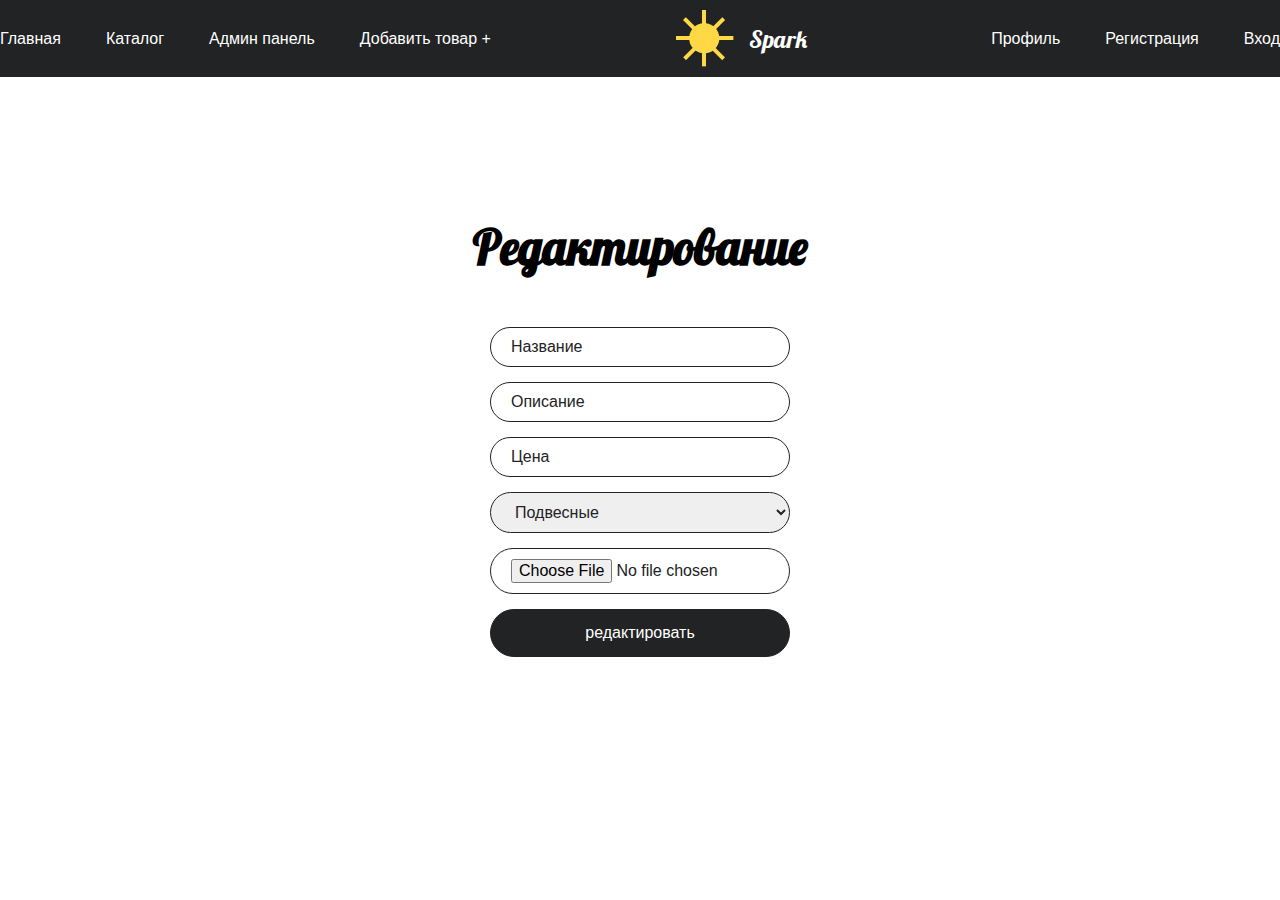
<file: update.html>
<!DOCTYPE html>
<html lang="ru">
  <head>
    <meta charset="UTF-8" />
    <meta http-equiv="X-UA-Compatible" content="IE=edge" />
    <meta name="viewport" content="width=device-width, initial-scale=1.0" />
    <link rel="stylesheet" href="css/style.css" />
    <script src="assets/js/app.js" defer></script>

    <title>Registration</title>
  </head>

  <body>
    <!-- шапка -->
    <header>
      <div class="container">
        <div class="header">
          <nav>
            <a class="nav-btn" href="index.html">Главная</a>
            <a class="nav-btn" href="index.html#catalog">Каталог</a>
            <a class="nav-btn" href="admin.html">Админ панель</a>
            <a class="nav-btn" href="add.html">Добавить товар +</a>
          </nav>
          <div class="logo">
            <img src="assets/image/header/logo.png" alt="" />
            <p>Spark</p>
          </div>
          <div class="signup">
            <a class="nav-btn" href="profile.html">Профиль</a>
            <a class="nav-btn" href="registration.html">Регистрация</a>
            <a class="nav-btn" href="login.html">Вход</a>
          </div>
        </div>
      </div>
    </header>
    <!-- шапка -->
    <!-- форма -->
    <div class="container">
      <div class="form">
        <h2>Редактирование</h2>
        <form action="">
          <input type="text" placeholder="Название" value="Название" required />
          <input type="text" placeholder="Описание" value="Описание" required />
          <input type="text" placeholder="Цена" value="Цена" required />
          <select name="" id="">
            <option value="Подвесные">Подвесные</option>
            <option value="Настенные">Настенные</option>
            <option value="Напольные">Напольные</option>
            <option value="Настольные">Настольные</option>
          </select>
          <input type="file" />
          <input type="submit" class="btn" value="редактировать" />
        </form>
      </div>
    </div>
    <!-- форма -->
  </body>
</html>
</file>
<file: css/style.css>
*,
*::after,
*::before {
    box-sizing: border-box;
    margin: 0;
    padding: 0;
    text-decoration: none;
    user-select: none;
    scroll-behavior: smooth;
}

.container {
    width: 100%;
    max-width: 1520px;
    margin: 0 auto;
    font-family: sans-serif;
}

@font-face {
    font-family: 'Lobster';
    src: url(../assets/fonts/Lobster-Regular.ttf);
}

h2 {
    margin: 0 auto;
    display: flex;
    justify-content: center;
    font-family: 'Lobster';
    font-size: 48px;
    padding-bottom: 50px;
    text-align: center;
}

/* шапка */
header {
    padding: 10px 0px;
    background-color: #222324;
}

.header {
    display: flex;
    align-items: center;
    justify-content: space-between;
}

.logo {
    display: flex;
    align-items: center;
    gap: 15px;
    color: white;
    font-family: 'Lobster';
    font-size: 24px;
}

@keyframes rotate {
    0%{
        transform: rotate(0deg);
    }
    100%{
        transform: rotate(360deg);
    }
}
.logo img{
    animation: rotate 5s infinite linear;
}


nav {
    display: flex;
    gap: 45px;
}

.signup {
    display: flex;
    gap: 45px;
}

.nav-btn {
    color: white;
    transition: .5s;
    position: relative;
}

.nav-btn::before {
    content: '';
    position: absolute;
    bottom: -5px;
    left: 0;
    width: 0%;
    background-color: #FFD845;
    height: 2px;
    transition: .5s;
    
}
.nav-btn:hover::before{
    width: 100%;
    box-shadow: 0px 0px 20px 1px #FFD845;
}

.nav-btn:hover {
    color: #FFD845;
}
/* шапка */

/* банер */
.baner {
    background: url(../assets/image/baner/baner.png) no-repeat;
    background-size: cover;
    height: 945px;
}

.baner-content {
    height: 945px;
    display: flex;
    flex-direction: column;
    justify-content: center;
    align-items: start;
    gap: 100px;
}

.baner-content h1 {
    color: white;
    font-size: 64px;
    font-family: 'Lobster';
}

.baner-content span {
    color: #FFD845;
}

.btn {
    color: white;
    background-color: #222324;
    border: 1px solid #222324;
    padding: 14px 52px;
    border-radius: 45px;
    font-size: 24px;
    transition: .5s;
}

/* банер */
/* каталог */
.catalog {
    padding: 100px 0px;
}

.catalog-header{
    display: flex;
    justify-content: space-between;
    align-items: center;
    margin-top: 50px;
}

.section-content{
    padding: 110px 0;
}

.catalog-header h2{
    margin: 0;
}

.item {
    color: white;
    background-color: #222324;
    border-radius: 25px;
}

.item .btn {
    border: white 1px solid;
    padding: 10px 80px;
    text-align: center;
    font-size: 16px;

}

.btn:hover {
    background-color: #FFD845;
    border: #FFD845 1px solid;
    color: black;
    box-shadow: 0px 0px 30px 1px #FFD845;
}

.item-text {
    display: flex;
    flex-direction: column;
    gap: 20px;
    padding: 30px 30px;
}

.item-text p {
    font-size: 18px;
    margin-bottom: -20px;
}

.item-text span {
    font-size: 14px;
}

.catalog-grid {
    display: grid;
    gap: 50px 0px;
    grid-template-columns: repeat(3, 1fr);
    justify-items: center;
}

.catalog-grid img{
    width: 305px;
    border-radius: 25px 25px 0px 0px;
    object-fit: cover;
    height: 400px;
}
.price {
    color: #FFD845;
    font-size: 16px;
}

.add {
    display: flex;
    justify-content: end;

}

/* каталог */
/* скидки */
.discount {
    background-color: #FFD845;
}

.discount-content {
    display: flex;
    justify-content: space-between;
    align-items: center;
}

.discount-text .btn {
    background-color: transparent;
    color: #222324;
}
.discount-content .btn:hover{
    background-color: white;
    box-shadow: 0px 0px 30px 1px white;
}

.discount-content img {
    width: 400px;
}

.discount-text {
    display: flex;
    flex-direction: column;
    align-items: center;
}

/* скидки */
/* футер */
footer {
    background-color: #222324;
    padding: 100px 0px;
}

.footer-top-left .logo {
    display: flex;
    flex-direction: column;
    gap: 10px;
    margin-right: 25px;
}

.footer-top-left {
    display: flex;
    align-items: center;
    gap: 50px;
}

.footer a {
    color: white;
}
.footer p{
    color: white;
}

.footer-top-left nav,
.contacts {
    display: flex;
    flex-direction: column;
    align-items: start;
    gap: 15px;
}

.footer-top {
    display: flex;
    width: 100%;
    justify-content: space-between;
}

.footer {
    display: flex;
    flex-direction: column;
    align-items: center;
    gap: 50px;
}

.footer-top-right {
    display: flex;
    align-items: center;
    gap: 20px;
}
/* футер */
/* товар */
.one-item{
    display: flex;
    align-items: center;
    font-family: sans-serif;
    gap: 80px;
}
.one-item-text{
    display: flex;
    flex-direction: column;
    gap: 50px;
}
.one-item img{
    object-fit: cover;
    height: 92.1vh;
}
.one-item p{
    color: #222324;
    font-size: 24px;
    width: 870px;
}
.one-item-name span{
    color: #848483;
}
.one-item-name h3{
    font-size: 36px;
}
.one-item-btns{
    display: flex;
    flex-direction: column;
    gap: 15px;
    width: 250px;
}
.one-item .price{
    font-size: 36px;
    font-weight: 900;
}
.one-item-btns .btn{
    font-size: 16px;
    text-align: center;
    padding: 6px 9px;
}
.delete{
    background-color: #FF5353;
    border: #FF5353 1px solid;
}
.delete:hover{
    background-color: #FF5353;
    border: #FF5353 1px solid;
    box-shadow: 0px 0px 30px 1px #FF5353;
}
/* товар */

/* форма */
form{
    display: flex;
    flex-direction: column;
    align-items: center;
    gap: 15px;
    text-align: center;
}
form input{
    color: #222324;
    border: 1px solid #222324;
    padding: 10px 20px;
    width: 300px;
    border-radius: 45px;
    font-size: 16px;
    outline: none;
}
form select{
    color: #222324;
    border: 1px solid #222324;
    padding: 10px 20px;
    width: 300px;
    border-radius: 45px;
    font-size: 16px;
    outline: none;
}
form .btn{
    font-size: 16px;
}
form p{
    color: #222324;
}
form a{
    color: #FF5353;
}
.form{
    display: flex;
    flex-direction: column;
    height: 80vh;
    justify-content: center;
}
.checkbox{
    display: flex;
    gap: 20px;
    font-size: 10px;
}
.checkbox input{
    width: 20px;
}
/* форма */
/* Админ */
.img{
    width: 100px;
    height: 100px;
    background-color: #222324;
    border-radius: 50%;
}
.admin{
    margin: 100px 0px;
}
.admin-hello{
    display: flex;
    gap: 30px;
    align-items: center;
    font-size: 32px;
}
.categories{
    display: flex;
    flex-direction: column;
}
.categories-flex{
    display: flex;
    gap: 30px;
}
.category-item{
    padding: 10px 20px;
    border-radius: 10px;
    border: 1px solid #222324;
}
.categories h3{
    margin-bottom: 30px;
    margin-top: 40px;
    font-size: 32px;
}

.header-tabs{
    width: 100%;
    list-style: none;
    display: flex;
    justify-content: space-between;
}

.tab.hide{
    display: none;
}

.tab.show{
    display: block;
}
.all-users{
    display: flex;
    align-items: center;
    justify-content: center;
    margin-top: 20px;
    color: #222324;
}
.user{
    display: flex;
    justify-content: space-between;
    align-items: center;
    padding-bottom: 25px;
    border-bottom: #222324 1px solid;
    margin-top: 25px;
    font-size: 20px;
}
.delete-admin, .ban{
    color: #FF5353;
}
.users-search{
    display: flex;
    flex-direction: row;
    justify-content: space-between;
    gap: 25px;
    font-size: 32px;
    align-items: center;
    margin-top: 50px;
}
.users-search input{
    border-radius: 10px;
    padding: 8px 20px;
    outline: none;
}

.users-search h2{
    margin: 0;
}
.add-category{
    color: #66CE41;
    margin-bottom: 10px;
}
.users-search select{
    border-radius: 10px;
    padding: 8px 20px;
    outline: none;
}
.unban{
    color: #66CE41;
}
/* Админ */
/* Профиль */
.profile-flex{
    display: flex;
    gap: 73px;
    height: 40vh;
}
.profile-flex .img{
    width: 300px;
    height: 300px;
}
.profile-text{
    display: flex;
    flex-direction: column;
    gap: 20px;
}
.profile-text h3{
    font-size: 32px;
}
.profile-text .btn{
    font-size: 16px;
    text-align: center;
}
.profile-text p{
    font-size: 20px;
}
/* Профиль */
</file>
